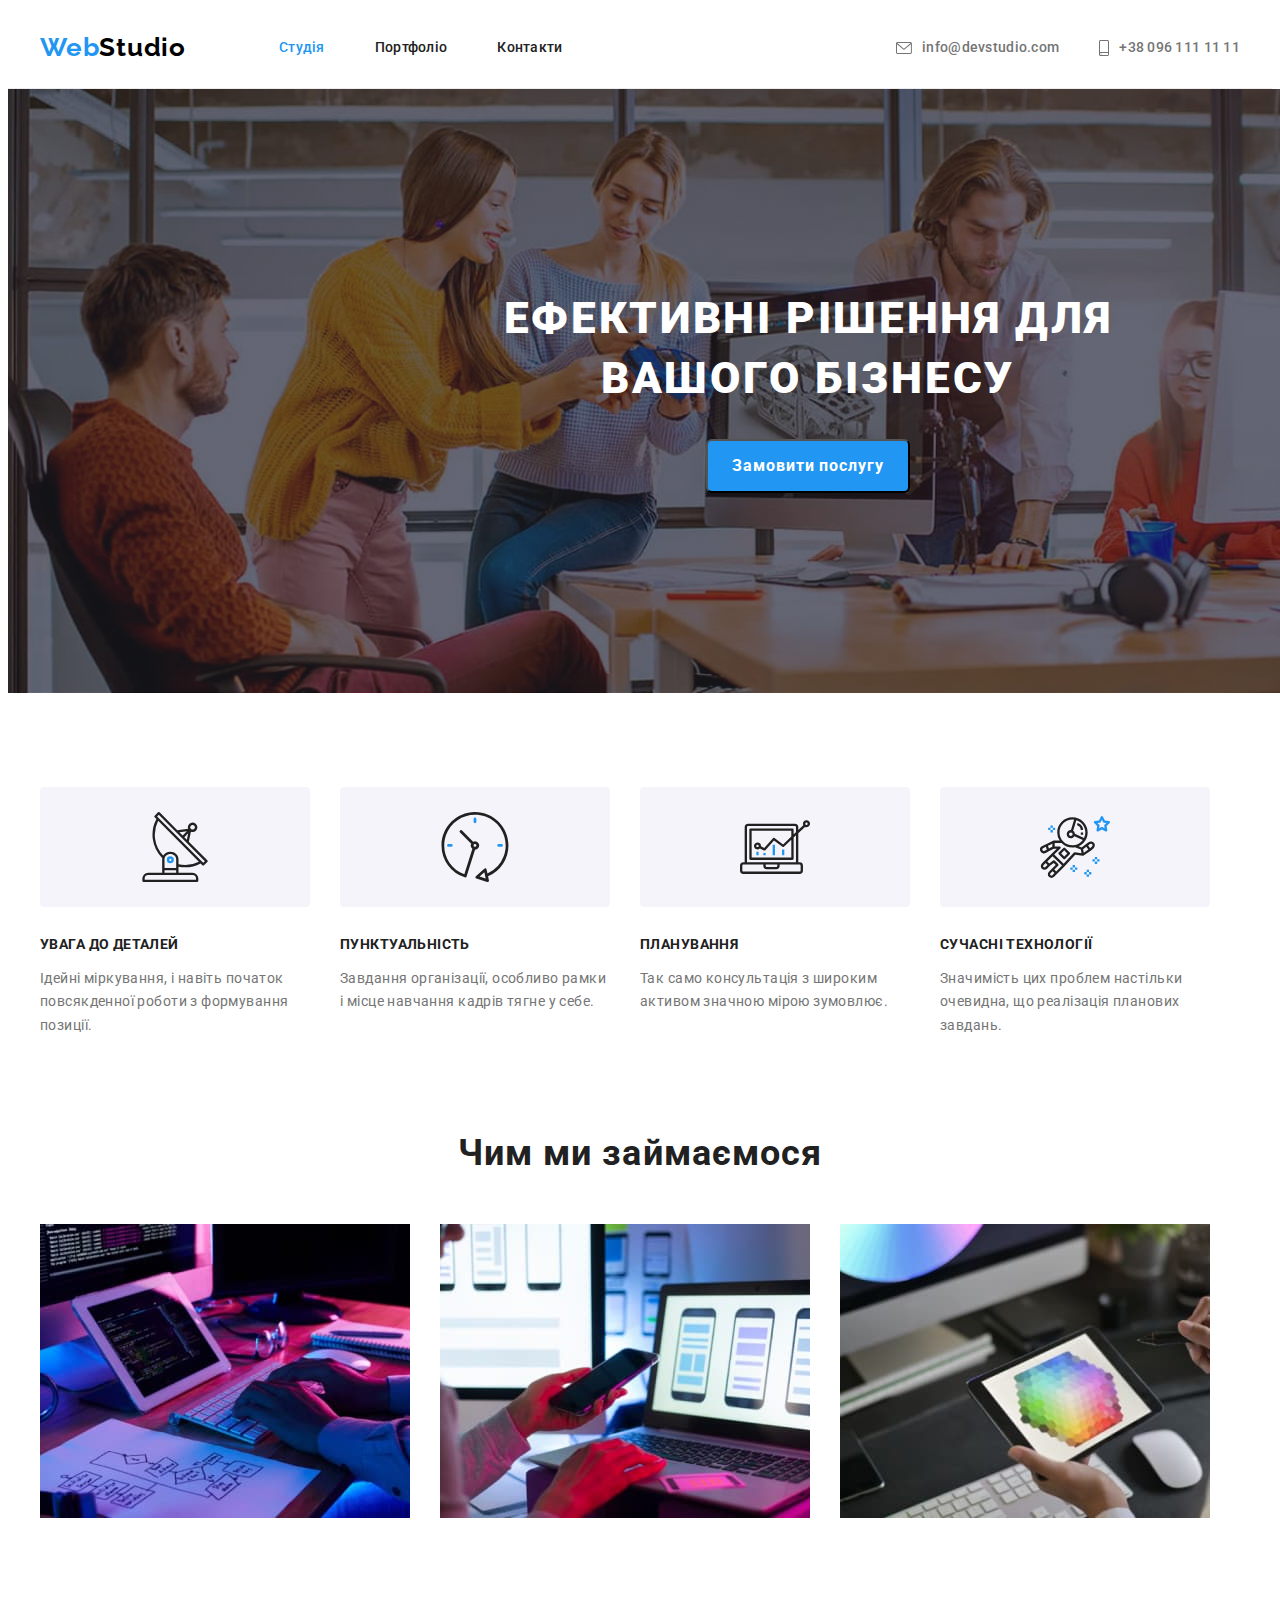
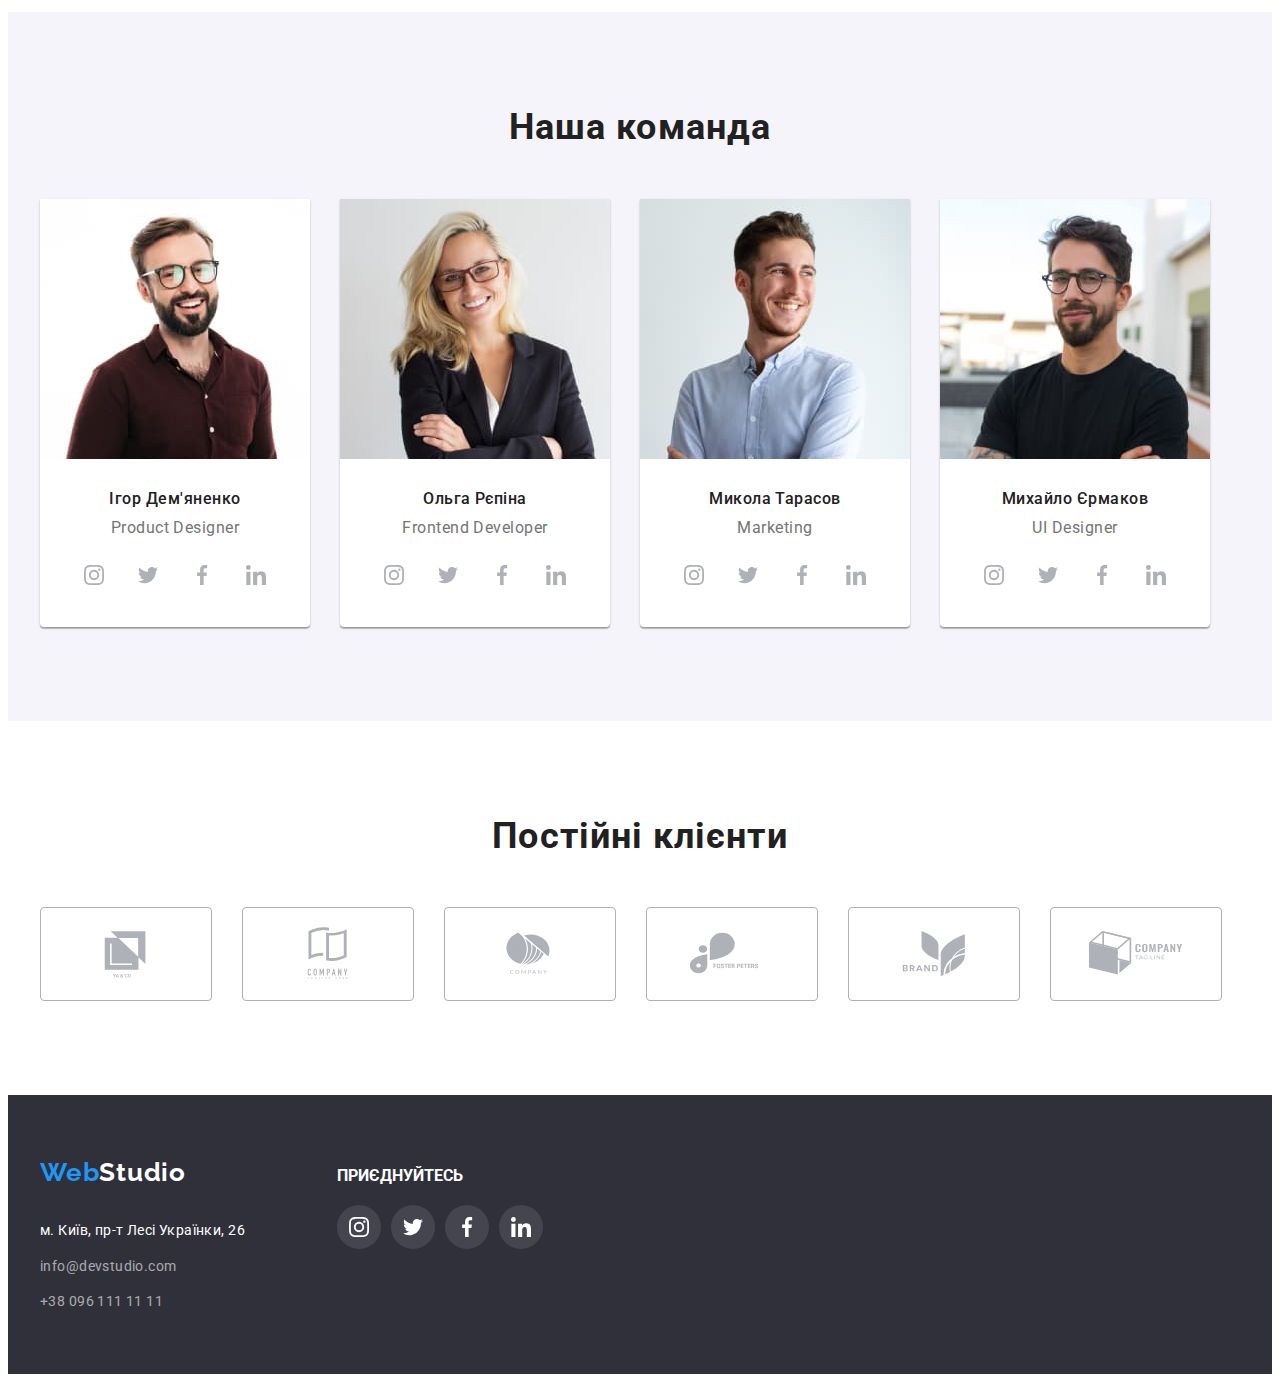
<file: index.html>
<!DOCTYPE html>
<html lang="uk">
<head>
    <meta charset="UTF-8">
    <meta name="viewport" content="width=device-width, initial-scale=1.0">
    <title>Document</title>
    <link rel="preconnect" href="https://fonts.googleapis.com">
    <link rel="preconnect" href="https://fonts.gstatic.com" crossorigin>
    <link href="https://fonts.googleapis.com/css2?family=Raleway:wght@700&family=Roboto:wght@400;500;700;900&display=swap" rel="stylesheet">
    <link rel="stylesheet" href="https://cdnjs.cloudflare.com/ajax/libs/modern-normalize/2.0.0/modern-normalize.min.css" integrity="sha512-4xo8blKMVCiXpTaLzQSLSw3KFOVPWhm/TRtuPVc4WG6kUgjH6J03IBuG7JZPkcWMxJ5huwaBpOpnwYElP/m6wg==" crossorigin="anonymous" referrerpolicy="no-referrer"/>
    <link rel="stylesheet" href="./css/styles.css">
</head>
<body>
<!--Header-->
    <header class="header">
        <div class="container header-flex">
            <a class="logo link" href="./index.html">Web<span class="header-logo">Studio</span></a>
        <nav class="nav">
            <ul class="nav-list list">
                <li class="header-item"><a class="nav-link link current" href="./index.html">Студія</a></li>
                <li class="header-item"><a class="nav-link link" href="./portfolio.html">Портфоліо</a></li>
                <li class="header-item"><a class="nav-link link" href="">Контакти</a></li>
            </ul>
        </nav>
        <ul class="contacts-list list">
            <li class="contacts-item"><a class="contacts-link link" href="mailto:info@devstudio.com"><svg class="icon-envelope" width="16" height="12"><use href="./images/icons.svg#icon-envelope"></use></svg>info@devstudio.com</a></li>
            <li class="contacts-item"><a class="contacts-link link" href="tel:+380961111111"><svg class="icon-smartphone" width="10" height="16"><use href="./images/icons.svg#icon-smartphone"></use></svg>+38 096 111 11 11</a></li>
        </ul>
        </div>
    </header>
    <main class="main">
<!--Hero-->
        <section class="hero">
            <div class="container">
            <h1 class="hero-title">ЕФЕКТИВНІ РІШЕННЯ ДЛЯ ВАШОГО БІЗНЕСУ</h1>
            <button class="hero-btn" type="button">Замовити послугу</button>
            </div>
        </section>
<!--Features-->
        <section class="features section">
            <div class="container">
                <h2 class="features-title visually-hidden">ПЕРЕВАГИ</h2>
                <ul class="features-list list features-flex">
                    <li class="features-item">
                        <div class="features-thumb">
                            <svg class="features-icons" width="70" height="70">
                                <use href="./images/icons.svg#icon-antenna"></use>
                            </svg>
                        </div>
                        <h3 class="features-item-title">УВАГА ДО ДЕТАЛЕЙ</h3>
                        <p class="features-item-description">Ідейні міркування, і навіть початок повсякденної роботи з формування позиції.</p>
                    </li>
                    <li class="features-item">
                        <div class="features-thumb">
                            <svg class="features-icons" width="70" height="70">
                                <use href="./images/icons.svg#icon-clock"></use>
                            </svg>
                        </div>
                        <h3 class="features-item-title">ПУНКТУАЛЬНІСТЬ</h3>
                        <p class="features-item-description">Завдання організації, особливо рамки і місце навчання кадрів тягне у себе.</p>
                    </li>
                    <li class="features-item">
                        <div class="features-thumb">
                            <svg class="features-icons" width="70" height="70">
                                <use href="./images/icons.svg#icon-diagram"></use>
                            </svg>
                        </div>
                        <h3 class="features-item-title">ПЛАНУВАННЯ</h3>
                        <p class="features-item-description">Так само консультація з широким активом значною мірою зумовлює.</p>
                    </li>
                    <li class="features-item">
                        <div class="features-thumb">
                            <svg class="features-icons" width="70" height="70">
                                <use href="./images/icons.svg#icon-astronaut"></use>
                            </svg>
                        </div>
                        <h3 class="features-item-title">СУЧАСНІ ТЕХНОЛОГІЇ</h3>
                        <p class="features-item-description">Значимість цих проблем настільки очевидна, що реалізація планових завдань.</p>
                    </li>
                </ul>
            </div>
        </section>
<!--Ourwork-->
        <section class="ourwork">
            <div class="container">
            <h2 class="ourwork-title">Чим ми займаємося</h2>
            <ul class="ourwork-list list">
                <li class="ourwork-item"><img class="ourwork-img" src="./images/box-1.jpg" alt="розробка сайтів" width="370" height="294"></li>
                <li class="ourwork-item"><img class="ourwork-img" src="./images/box-2.jpg" alt="розробка додатків" width="370" height="294"></li>
                <li class="ourwork-item"><img class="ourwork-img" src="./images/box-3.jpg" alt="послуги дизайнера" width="370" height="294"></li>
            </ul>
            </div>
        </section>
<!--Team-->
        <section class="team section">
            <div class="container">
            <h2 class="team-title">Наша команда</h2>
            <ul class="team-list list team-flex">
                <li class="team-item">
                    <img class="team-img" src="images/spec-1.jpg" alt="Product Designer" width="270" height="260">
                    <div class="team-discription">
                        <h3 class="specialist">Ігор Дем'яненко</h3>
                        <p class="position">Product Designer</p>
                            <ul class="team-icon-list list">
                                <li class="team-icon-item">
                                    <a class="team-icon-link" href="">
                                        <svg class="icon-team" width="20" height="20">
                                            <use href="./images/icons.svg#icon-instagram"></use>
                                        </svg>
                                    </a>
                                </li>
                                <li class="team-icon-item">
                                    <a class="team-icon-link" href="">
                                        <svg class="icon-team" width="20" height="20">
                                            <use href="./images/icons.svg#icon-twitter"></use>
                                        </svg>
                                    </a>
                                </li>
                                <li class="team-icon-item">
                                    <a class="team-icon-link" href="">
                                        <svg class="icon-team" width="20" height="20">
                                            <use href="./images/icons.svg#icon-facebook"></use>
                                        </svg>
                                    </a>
                                </li>
                                <li class="team-icon-item">
                                    <a class="team-icon-link" href="">
                                        <svg class="icon-team" width="20" height="20">
                                            <use href="./images/icons.svg#icon-linkedin"></use>
                                        </svg>
                                    </a>
                                </li>
                            </ul>
                    </div>
                </li>
                <li class="team-item">
                    <img class="team-img" src="images/spec-2.jpg" alt="Frontend Developer" width="270" height="260">
                    <div class="team-discription">
                        <h3 class="specialist">Ольга Рєпіна</h3>
                        <p class="position">Frontend Developer</p>
                            <ul class="team-icon-list list">
                                <li class="team-icon-item">
                                    <a class="team-icon-link" href="">
                                        <svg class="icon-team" width="20" height="20">
                                            <use href="./images/icons.svg#icon-instagram"></use>
                                        </svg>
                                    </a>
                                </li>
                                <li class="team-icon-item">
                                    <a class="team-icon-link" href="">
                                        <svg class="icon-team" width="20" height="20">
                                            <use href="./images/icons.svg#icon-twitter"></use>
                                        </svg>
                                    </a>
                                </li>
                                <li class="team-icon-item">
                                    <a class="team-icon-link" href="">
                                        <svg class="icon-team" width="20" height="20">
                                            <use href="./images/icons.svg#icon-facebook"></use>
                                        </svg>
                                    </a>
                                </li>
                                <li class="team-icon-item">
                                    <a class="team-icon-link" href="">
                                        <svg class="icon-team" width="20" height="20">
                                            <use href="./images/icons.svg#icon-linkedin"></use>
                                        </svg>
                                    </a>
                                </li>
                            </ul>                     
                    </div>
                </li>
                <li class="team-item">
                    <img class="team-img" src="images/spec-3.jpg" alt="Marketing" width="270" height="260">
                    <div class="team-discription">
                        <h3 class="specialist">Микола Тарасов</h3>
                        <p class="position">Marketing</p>
                            <ul class="team-icon-list list">
                                <li class="team-icon-item">
                                    <a class="team-icon-link" href="">
                                        <svg class="icon-team" width="20" height="20">
                                            <use href="./images/icons.svg#icon-instagram"></use>
                                        </svg>
                                    </a>
                                </li>
                                <li class="team-icon-item">
                                    <a class="team-icon-link" href="">
                                        <svg class="icon-team" width="20" height="20">
                                            <use href="./images/icons.svg#icon-twitter"></use>
                                        </svg>
                                    </a>
                                </li>
                                <li class="team-icon-item">
                                    <a class="team-icon-link" href="">
                                        <svg class="icon-team" width="20" height="20">
                                            <use href="./images/icons.svg#icon-facebook"></use>
                                        </svg>
                                    </a>
                                </li>
                                <li class="team-icon-item">
                                    <a class="team-icon-link" href="">
                                        <svg class="icon-team" width="20" height="20">
                                            <use href="./images/icons.svg#icon-linkedin"></use>
                                        </svg>
                                    </a>
                                </li>
                            </ul>
                    </div>
                </li>
                <li class="team-item">
                    <img class="team-img" src="images/spec-4.jpg" alt="UI Designer" width="270" height="260">
                    <div class="team-discription">
                        <h3 class="specialist">Михайло Єрмаков</h3>
                        <p class="position">UI Designer</p>
                        <ul class="team-icon-list list">
                            <li class="team-icon-item">
                                <a class="team-icon-link" href="">
                                    <svg class="icon-team" width="20" height="20">
                                        <use href="./images/icons.svg#icon-instagram"></use>
                                    </svg>
                                </a>
                            </li>
                             <li class="team-icon-item">
                                 <a class="team-icon-link" href="">
                                     <svg class="icon-team" width="20" height="20">
                                        <use href="./images/icons.svg#icon-twitter"></use>
                                    </svg>
                                  </a>
                              </li>
                              <li class="team-icon-item">
                                  <a class="team-icon-link" href="">
                                      <svg class="icon-team" width="20" height="20">
                                         <use href="./images/icons.svg#icon-facebook"></use>
                                      </svg>
                                  </a>
                               </li>
                              <li class="team-icon-item">
                                  <a class="team-icon-link" href="">
                                    <svg class="icon-team" width="20" height="20">
                                           <use href="./images/icons.svg#icon-linkedin"></use>
                                    </svg>
                                </a>
                            </li>
                       </ul>
                    </div>
                </li>
            </ul>
            </div>
        </section>
<!--Clients-->
        <section class="clients section">
            <div class="container">
                <h2 class="clients-title">Постійні клієнти</h2>
                <ul class="clients-list list clients-flex">
                    <li class="clients-item">
                        <a class="clients-link" href="#">
                            <svg class="icon-clients logo-1" width="106" height="60">
                                <use href="./images/icons.svg#icon-Logo-1"></use>
                            </svg>
                        </a>
                    </li>
                    <li class="clients-item">
                        <a class="clients-link" href="#">
                            <svg class="icon-clients logo-2" width="106" height="60">
                                <use href="./images/icons.svg#icon-Logo-2"></use>
                            </svg>
                        </a>
                    </li>
                    <li class="clients-item">
                        <a class="clients-link" href="#">
                            <svg class="icon-clients logo-3" width="106" height="60">
                                <use href="./images/icons.svg#icon-Logo-3"></use>
                            </svg>
                        </a>
                    </li>
                    <li class="clients-item">
                        <a class="clients-link" href="#">
                            <svg class="icon-clients  logo-4" width="106" height="60">
                                <use href="./images/icons.svg#icon-Logo-4"></use>
                            </svg>
                        </a>
                    </li>
                    <li class="clients-item">
                        <a class="clients-link" href="#">
                            <svg class="icon-clients logo-5" width="106" height="60">
                                <use href="./images/icons.svg#icon-Logo-5"></use>
                            </svg>
                        </a>
                    </li>
                    <li class="clients-item">
                        <a class="clients-link" href="#">
                            <svg class="icon-clients logo-6" width="106" height="60">
                                <use href="./images/icons.svg#icon-Logo-6"></use>
                            </svg>
                        </a>
                    </li>
                    <li>
                </ul>
            </div>
        </section>
    </main>
<!--Footer-->
    <footer class="footer">
        <div class="container footer-flex">
            <div>
                <a class="logo link" href="./index.html">Web<span class="footer-logo">Studio</span></a>
                <address class="address">
                    <ul class="address-list list">
                        <li class="address-item"><a class="address-link link white" href="https://maps.app.goo.gl/v4ypFMoWeBiSKtRn6" target="_blank"  rel="noreferrer noopener">м. Київ, пр-т Лесі Українки, 26</a></li>
                        <li class="address-item"><a class="address-link link" href="mailto:info@devstudio.com">info@devstudio.com</a></li>
                        <li class="address-item"><a class="address-link link" href="tel:+380961111111">+38 096 111 11 11</a></li>
                    </ul>
                </address>
            </div>
            <div class="footer-socials">
                <h3 class="footer-socials-title">приєднуйтесь</h3>
                <ul class="footer-socials-list list">
                    <li class="footer-socials-item">
                        <a class="footer-socials-link" href="#">
                            <svg class="icon-footer-socials" width="20" height="20">
                                <use href="./images/icons.svg#icon-instagram"></use>
                            </svg>
                        </a>
                    </li>
                    <li class="footer-socials-item">
                        <a class="footer-socials-link" href="#">
                            <svg class="icon-footer-socials" width="20" height="20">
                                <use href="./images/icons.svg#icon-twitter"></use>
                            </svg>
                        </a>
                    </li>
                    <li class="footer-socials-item">
                        <a class="footer-socials-link" href="#">
                            <svg class="icon-footer-socials" width="20" height="20">
                                <use href="./images/icons.svg#icon-facebook"></use>
                            </svg>
                        </a>
                    </li>
                    <li class="footer-socials-item">
                       <a class="footer-socials-link" href="#">
                            <svg class="icon-footer-socials" width="20" height="20">
                                <use href="./images/icons.svg#icon-linkedin"></use>
                            </svg>
                        </a>
                    </li>
                </ul>
            </div>
        </div>
    </footer>
</body>
</html
</file>
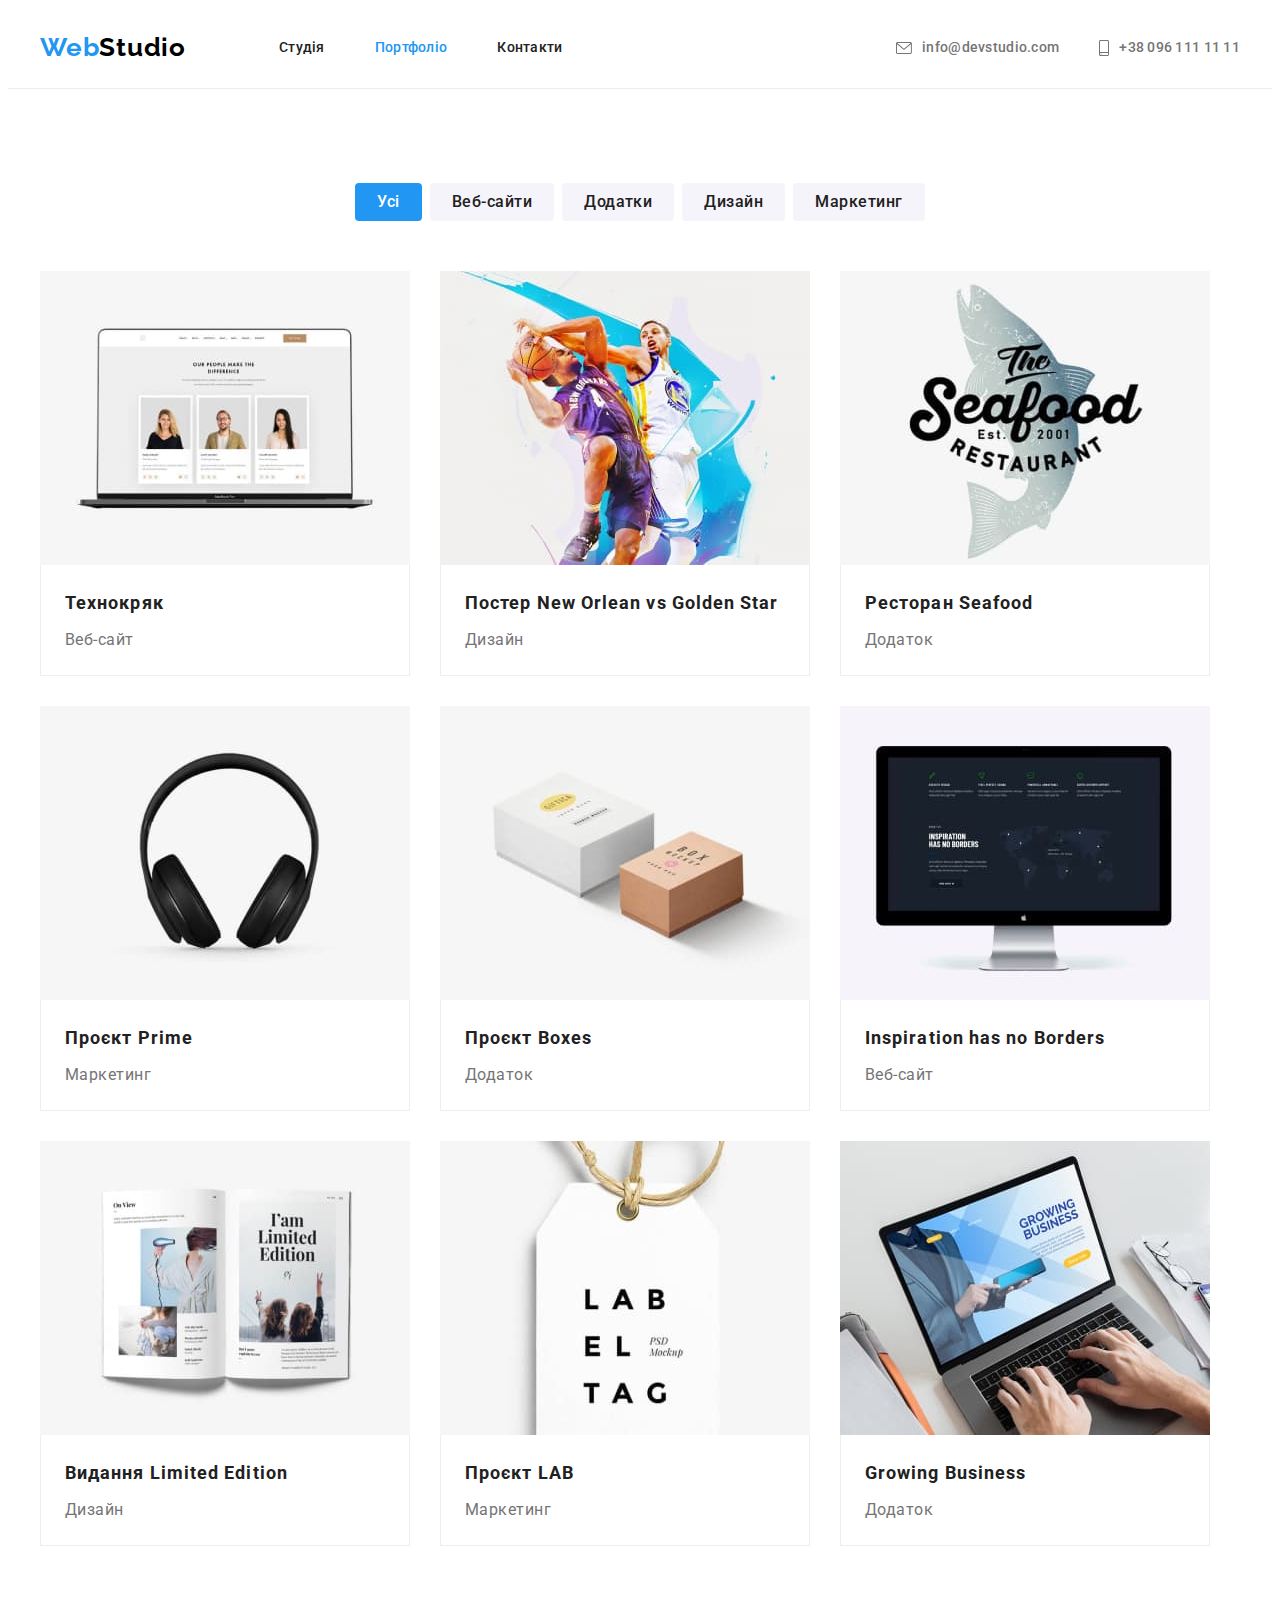
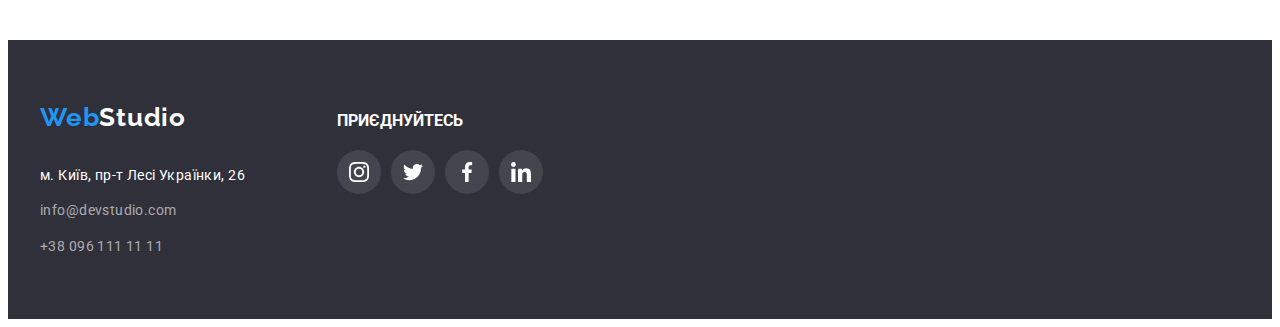
<file: portfolio.html>
<!DOCTYPE html>
<html lang="uk">
<head>
    <meta charset="UTF-8">
    <meta name="viewport" content="width=device-width, initial-scale=1.0">
    <title>Document</title>
    <link rel="preconnect" href="https://fonts.googleapis.com">
    <link rel="preconnect" href="https://fonts.gstatic.com" crossorigin>
    <link href="https://fonts.googleapis.com/css2?family=Raleway:wght@700&family=Roboto:wght@400;500;700;900&display=swap" rel="stylesheet">
    <link rel="stylesheet" href="https://cdnjs.cloudflare.com/ajax/libs/modern-normalize/2.0.0/modern-normalize.min.css" integrity="sha512-4xo8blKMVCiXpTaLzQSLSw3KFOVPWhm/TRtuPVc4WG6kUgjH6J03IBuG7JZPkcWMxJ5huwaBpOpnwYElP/m6wg==" crossorigin="anonymous" referrerpolicy="no-referrer"/>
    <link rel="stylesheet" href="./css/styles.css">
</head>
<body>
<!--Header-->
<header class="header">
    <div class="container header-flex">
        <a class="logo link" href="./index.html">Web<span class="header-logo">Studio</span></a>
    <nav class="nav">
        <ul class="nav-list list">
            <li class="header-item"><a class="nav-link link" href="./index.html">Студія</a></li>
            <li class="header-item"><a class="nav-link link current" href="./portfolio.html">Портфоліо</a></li>
            <li class="header-item"><a class="nav-link link" href="">Контакти</a></li>
        </ul>
    </nav>
    <ul class="contacts-list list">
        <li class="contacts-item"><a class="contacts-link link" href="mailto:info@devstudio.com"><svg class="icon-envelope" width="16" height="12"><use href="./images/icons.svg#icon-envelope"></use></svg>info@devstudio.com</a></li>
        <li class="contacts-item"><a class="contacts-link link" href="tel:+380961111111"><svg class="icon-smartphone" width="10" height="16"><use href="./images/icons.svg#icon-smartphone"></use></svg>+38 096 111 11 11</a></li>
    </ul>
    </div>
</header>
    <main class="main">
        <section class="portfolio section">
           <div class="container">
            <h2 class="portfolio-title visually-hidden">ПОРТФОЛІО</h2>
            <ul class="portfolio-list list">
                <li class="portfolio-item"><button class="portfolio-btn active" type="button">Усі</button></li>
                <li class="portfolio-item"><button class="portfolio-btn" type="button">Веб-сайти</button></li>
                <li class="portfolio-item"><button class="portfolio-btn" type="button">Додатки</button></li>
                <li class="portfolio-item"><button class="portfolio-btn" type="button">Дизайн</button></li>
                <li class="portfolio-item"><button class="portfolio-btn" type="button">Маркетинг</button></li>
            </ul>
            <ul class="projects-list list">
                <li class="project-item">
                    <a class="project-link link" href="">
                        <img class="portfolio-img" src="images/project-1.jpg" alt="Веб-сайт" width="370" height="294">
                        <div class="project-discription">
                            <h3 class="project-title">Технокряк</h3>
                            <p class="product">Веб-сайт</p>
                        </div>
                    </a>
                </li>
                <li class="project-item">
                    <a class="project-link link" href="">
                        <img class="portfolio-img" src="images/project-2.jpg" alt="Дизайн" width="370" height="294">
                        <div class="project-discription">
                            <h3 class="project-title">Постер New Orlean vs Golden Star</h3>
                            <p class="product">Дизайн</p>
                        </div>
                    </a>
                </li>
                <li class="project-item">
                    <a class="project-link link" href="">
                        <img class="portfolio-img" src="images/project-3.jpg" alt="Додаток" width="370" height="294">
                        <div class="project-discription">
                            <h3 class="project-title">Ресторан Seafood</h3>
                            <p class="product">Додаток</p>
                        </div>
                    </a>
                </li>
                <li class="project-item">
                    <a class="project-link link" href="">
                        <img class="portfolio-img" src="images/project-4.jpg" alt="Маркетинг" width="370" height="294">
                        <div class="project-discription">
                            <h3 class="project-title">Проєкт Prime</h3>
                            <p class="product">Маркетинг</p>
                        </div>
                    </a>
                </li>
                <li class="project-item">
                    <a class="project-link link" href="">
                        <img class="portfolio-img" src="images/project-5.jpg" alt="Додаток" width="370" height="294">
                        <div class="project-discription">
                            <h3 class="project-title">Проєкт Boxes</h3>
                            <p class="product">Додаток</p>
                        </div>
                    </a>
                </li>
                <li class="project-item">
                    <a class="project-link link" href="">
                        <img class="portfolio-img" src="images/project-6.jpg" alt="Веб-сайт" width="370" height="294">
                        <div class="project-discription">
                            <h3 class="project-title">Inspiration has no Borders</h3>
                            <p class="product">Веб-сайт</p>
                        </div>
                    </a>
                </li>
                <li class="project-item">
                    <a class="project-link link" href="">
                        <img class="portfolio-img" src="images/project-7.jpg" alt="Дизайн" width="370" height="294">
                        <div class="project-discription">
                            <h3 class="project-title">Видання Limited Edition</h3>
                            <p class="product">Дизайн</p>
                        </div>
                    </a>
                </li>
                <li class="project-item">
                    <a class="project-link link" href="">
                        <img class="portfolio-img" src="images/project-8.jpg" alt="Маркетинг" width="370" height="294">
                        <div class="project-discription">
                            <h3 class="project-title">Проєкт LAB</h3>
                            <p class="product">Маркетинг</p>
                        </div>
                    </a>
                </li>
                <li class="project-item">
                    <a class="project-link link" href="">
                        <img class="portfolio-img" src="images/project-9.jpg" alt="Додаток" width="370" height="294">
                        <div class="project-discription">
                            <h3 class="project-title">Growing Business</h3>
                            <p class="product">Додаток</p>
                        </div>
                    </a>
                </li>
            </ul>
           </div>
        </section>
    </main>
<!--Footer-->
<footer class="footer">
    <div class="container">
        <div class="footer-flex">
        <div>
            <a class="logo link" href="./index.html">Web<span class="footer-logo">Studio</span></a>
            <address class="address">
                <ul class="address-list list">
                    <li class="address-item"><a class="address-link link white" href="https://maps.app.goo.gl/v4ypFMoWeBiSKtRn6" target="_blank"  rel="noreferrer noopener">м. Київ, пр-т Лесі Українки, 26</a></li>
                    <li class="address-item"><a class="address-link link" href="mailto:info@devstudio.com">info@devstudio.com</a></li>
                    <li class="address-item"><a class="address-link link" href="tel:+380961111111">+38 096 111 11 11</a></li>
                </ul>
            </address>
        </div>
        <div class="footer-socials">
            <h3 class="footer-socials-title">приєднуйтесь</h3>
            <ul class="footer-socials-list list">
                <li class="footer-socials-item">
                    <a class="footer-socials-link" href="#">
                        <svg class="icon-footer-socials" width="20" height="20">
                            <use href="./images/icons.svg#icon-instagram"></use>
                        </svg>
                    </a>
                </li>
                <li class="footer-socials-item">
                    <a class="footer-socials-link" href="#">
                        <svg class="icon-footer-socials" width="20" height="20">
                            <use href="./images/icons.svg#icon-twitter"></use>
                        </svg>
                    </a>
                </li>
                <li class="footer-socials-item">
                    <a class="footer-socials-link" href="#">
                        <svg class="icon-footer-socials" width="20" height="20">
                            <use href="./images/icons.svg#icon-facebook"></use>
                        </svg>
                    </a>
                </li>
                <li class="footer-socials-item">
                   <a class="footer-socials-link" href="#">
                        <svg class="icon-footer-socials" width="20" height="20">
                            <use href="./images/icons.svg#icon-linkedin"></use>
                        </svg>
                    </a>
                </li>
            </ul>
        </div>
        </div>
    </div>
</footer>
</body>
</html
</file>
<file: css/styles.css>
:root {

    --main-font: 'Roboto', sans-serif;
    --secondary-font: 'Raleway', sans-serif;
    --first-title-color: #FFFFFF;
    --secondary-title-color: #212121;
    --text-color: #757575;
    --icon-color: #AFB1B8;
    --akcent-color: #2196F3;
    --white-color: #FFFFFF;
    --black-color:#000000;
    --dark-bg-color: #2F303A;
    --white-bg-color: #FFFFFF;
    --bg-color-item: #F5F4FA;
    --border-grey: #EEEEEE;
    --border-header: #ECECEC;
}

html {
    scroll-behavior: smooth;
}

body {
    font-family: var(--main-font);
}

.container {
    margin-left: auto;
    margin-right: auto;
    width: 1200px;
    padding-left: 15px;
    padding-right: 15px;
}

.section {
    padding: 94px 0;
}
.link {
    text-decoration: none;
    color: currentColor;
}

.list {
    padding: 0;
    margin: 0;
    list-style: none;
}

.header,
.features,
.ourwork {
    background-color: var(--white-bg-color);
}

.header {
    border-bottom: 1px solid var(--border-header);
}

.logo {
    color: var(--akcent-color);
    font-family: var(--secondary-font);
    font-size: 26px;
    font-weight: 700;
    line-height: 1.38;
    letter-spacing: 0.78px;
}

.logo:hover,
.logo:focus {
    
}

.header-logo {
    color: var(--black-color);
}

.nav {
    margin-left: 93px;
}

.nav-list {
    display: flex;
}

.header-item + .header-item {
    margin-left: 50px;
}

.header-item {

}

.header-item:hover {
    color: var(--akcent-color);
}

.nav-link {
    display: block;
    padding-top: 32px;
    padding-bottom: 32px;
    
    color: var(--secondary-title-color);
    font-size: 14px;
    font-weight: 500;
    line-height: 1.14;
    letter-spacing: 0.28px;
}

.nav-link:hover,
.nav-link:focus {
    color: var(--akcent-color);
}

.current {
    color: var(--akcent-color);
}

.contacts-list {
    display: flex;
    margin-left: auto;
}

.contacts-link {
    display: flex;
    align-items: center;
    padding-top: 32px;
    padding-bottom: 32px;
    
    color: var(--text-color);
    font-family: inherit;
    font-size: 14px;
    font-weight: 500;
    line-height: 1.14;
    letter-spacing: 0.28px;
}

.icon-envelope {
    /* width: 16px;
    height: 12px; */
    margin-right: 10px;
    fill: currentColor;
}

.icon-smartphone {
    /* width: 10px;
    height: 16px; */
    margin-right: 10px;
    fill:  currentColor;
}

.contacts-link:hover,
.contacts-link:focus {
    color: var(--akcent-color);
    hei: ;
}

.contacts-item + .contacts-item {
    margin-left: 40px;
}

.header-flex {
    display: flex;
    align-items: center;
}

.hero {
    width: 1600px;
    margin-left: auto;
    margin-right: auto;
    background-color: #C4C4C4;
    background-image: linear-gradient(to right, rgba(47,48,58,0.4), rgba(47,48,58,0.4)), url(../images/bg-hero.jpg);
    background-repeat: no-repeat;
    background-position: center;
    background-size: cover;
    text-align: center;
    padding-top: 200px;
    padding-bottom: 200px;
}

.hero-title {
    margin: 0 auto;
    width: 700px;
    margin-bottom: 30px;
    color: var(--first-title-color);
    font-size: 44px;
    font-weight: 900;
    line-height: 1.36;
    letter-spacing: 2.64px;
    text-transform: uppercase;
}

.hero-btn {
    display: inline-block;
    color: var(--white-color);
    font-family: inherit;
    background-color: var(--akcent-color);
    font-size: 16px;
    font-weight: 700;
    line-height: 1.87;
    letter-spacing: 0.96px;
    border-radius: 6px;
    padding: 10px 24px;
    min-width: 200px;
    cursor: pointer;
}

.hero-btn:hover,
.hero-btn:focus {
    color: var(--akcent-color);
    background-color: var(--white-bg-color);
}

.features-flex {
    display: flex;
}

.visually-hidden {
    position: absolute;
    width: 1px;
    height: 1px;
    margin: -1px;
    border: 0;
    padding: 0;
    
    white-space: nowrap;
    clip-path: inset(100%);
    clip: rect(0 0 0 0);
    overflow: hidden;
  }

.features-item {
    width: 270px;
}

.features-thumb {
    display: flex;
    align-items: center;
    justify-content: center;
    height: 120px;
    background-color: var(--bg-color-item);
    border-radius: 4px;
    margin-bottom: 30px;
}

.features-icons {
    /* width: 70px;
    height: 70px; */
}

.features-item + .features-item {
    margin-left: 30px;
 }

.features-item-title {
    color: var(--secondary-title-color);
    margin-top: 0;
    margin-bottom: 100;
    font-size: 14px;
    font-style: normal;
    line-height: 1.14;
    letter-spacing: 0.42px;
    text-transform: uppercase;
}

.features-item-description {
    margin: 0;
    color: var(--text-color);
    font-size: 14px;
    font-weight: 400;
    line-height: 1.71;
    letter-spacing: 0.42px;
}

.ourwork {
    padding-bottom: 94px;
}

.ourwork-title {
    margin: 0;
    margin-bottom: 50px;
    color: var(--secondary-title-color);
    text-align: center;
    font-size: 36px;
    font-weight: 700;
    line-height: 1.17;
    letter-spacing: 1.08px;
}

.ourwork-list {
    display: flex;
}

.ourwork-img {
    display: block;
}

.ourwork-item + .ourwork-item {
    margin-left: 30px;
}

.team {
    background-color: var(--bg-color-item);
}

.team-flex {
    display: flex;
}

.team-item {
    background-color: var(--white-bg-color);
    border-radius: 0px 0px 4px 4px;
    box-shadow: 0px 2px 1px 0px rgba(0, 0, 0, 0.20), 0px 1px 1px 0px rgba(0, 0, 0, 0.14), 0px 1px 3px 0px rgba(0, 0, 0, 0.12);
}

.team-item + .team-item {
    margin-left: 30px;
}

.team-title {
    margin: 0;
    margin-bottom: 50px;
    color: var(--secondary-title-color);
    text-align: center;
    font-size: 36px;
    font-weight: 700;
    line-height: 1.17;
    letter-spacing: 1.08px;
}

.team-img {
    display: block;
}

.team-discription {
    padding-top: 30px;
    padding-bottom: 30px;
}

.specialist {
    margin-top: 0;
    margin-bottom: 10px;
    color: var(--secondary-title-color);
    text-align: center;
    font-size: 16px;
    font-weight: 500;
    line-height: 1.19;
    letter-spacing: 0.48px;
}

.position {
    margin: 0;
    margin-bottom: 16px;
    color: var(--text-color);
    text-align: center;
    font-size: 16px;
    font-weight: 400;
    line-height: 1.19;
    letter-spacing: 0.48px;
}

.team-icon-list {
    display: flex;
    justify-content: center;
    gap: 10px;
    margin-left: auto;
    margin-right: auto;
}

/* .team-icon-item {
    margin-left: 10px;
}

.team-icon-item:first-child {
    margin-left: 0;
} */

.team-icon-link {
    display: flex;
    align-items: center;
    justify-content: center;
    width: 44px;
    height: 44px;
    color: var(--icon-color);
}

.icon-team {
    /* width: 20px;
    height: 20px; */
    fill: currentColor;
}

.team-icon-link:hover,
.team-icon-link:focus {
    background-color: var(--akcent-color);
    border-radius: 50%;
    color: var(--white-color);
}

.clients-title {
    margin: 0;
    margin-bottom: 50px;
    color: var(--secondary-title-color);
    text-align: center;
    font-size: 36px;
    font-weight: 700;
    line-height: 1.17;
    letter-spacing: 1.08px;
}

.clients-flex {
    display: flex;
    gap: 30px;
}

.clients-item {
}

.clients-link {
    display: flex;
    align-items: center;
    justify-content: center;
    height: 92px;
    width: 170px;
    color: var(--icon-color);
    border: 1px solid var(--icon-color);
    border-radius: 4px;
}

.clients-link:hover,
.clients-link:focus {
    color: var(--akcent-color);
    border: 1px solid var(--akcent-color);
}
.icon-clients {
    /* width: 106px;
    height: 60px; */
    fill: currentColor;
}

.footer {
    background-color: var(--dark-bg-color);
    padding-top: 60px;
    padding-bottom: 60px;
}

.footer-logo {
    color: var(--white-color);
}

.address {
    margin-top: 28px;
}

.address-link {
    color: rgba(255, 255, 255, 0.60);
    font-size: 14px;
    font-style: normal;
    line-height: 1.71;
    letter-spacing: 0.42px;
}

.address-item + .address-item {
    margin-top: 12px;
}

.white {
    color: var(--white-color);
}

.footer-flex {
    display: flex;
    align-items: baseline;
}

.footer-socials {
    margin-left: 92px;
}

.footer-socials-title {
    margin-top: 0;
    margin-bottom: 20px;
    font-family: var(--main-font);
    font-size: 16px;
    font-weight: 700;
    line-height: 1.2;
    font-style: normal;
    line-height: 1.14;
    text-transform: uppercase;
    color: var(--first-title-color);
}

.footer-socials-list {
    display: flex;
    justify-content: space-between;
    gap:10px;
    width: 206px;
}

.footer-socials-link {
    display: flex;
    align-items: center;
    justify-content: center;
    width: 44px;
    height: 44px;
    background-color: rgba(255, 255, 255, 0.1);
    border-radius: 50%;
    color: var(--first-title-color);
}

.footer-socials-link:hover,
.footer-socials-link:focus {
    background-color: var(--akcent-color);
}

.icon-footer-socials {
    /* width: 20px;
    height: 20px; */
    fill:currentColor;
}

.portfolio-btn {
    padding: 6px 22px;
    color: var(--secondary-title-color);
    background-color: var(--bg-color-item);
    text-align: center;
    font-family: Roboto;
    font-family: inherit;
    font-size: 16px;
    font-style: normal;
    font-weight: 500;
    line-height: 1.62;
    letter-spacing: 0.48px;
    cursor: pointer;
    border: none;
    border-radius: 4px;
}

.active {
    color: var(--white-color);
    background-color: var(--akcent-color);  
}

.portfolio-list {
    display: flex;
    justify-content: center;
    margin-bottom: 50px;
}

.portfolio-item + .portfolio-item {
    margin-left: 8px;
}

.portfolio-btn:hover,
.portfolio-btn:focus {
    color: var(--white-color);
    background-color: var(--akcent-color);
    box-shadow: 0px 3px 1px 0px rgba(0, 0, 0, 0.10), 0px 1px 2px 0px rgba(0, 0, 0, 0.08), 0px 2px 2px 0px rgba(0, 0, 0, 0.12);
}

.projects-list {
    display: flex;
    flex-wrap: wrap;
    gap: 30px;
}

.project-link {
    display: block;
}

.project-link:hover,
.project-link:focus {

    box-shadow: 0px 1px 1px 0px rgba(0, 0, 0, 0.12), 0px 4px 4px 0px rgba(0, 0, 0, 0.06), 1px 4px 6px 0px rgba(0, 0, 0, 0.16);
}

.portfolio-img {
    display: block;
    margin-top: 0;
}

.project-discription {
    padding: 20px 24px;
    border-right: 1px solid var(--border-grey);
    border-bottom: 1px solid var(--border-grey);
    border-left: 1px solid var(--border-grey);
}

.project-title {
    margin-top: 0;
    margin-bottom: 4px;
    color: var(--secondary-title-color);
    font-size: 18px;
    font-weight: 700;
    line-height: 2;
    letter-spacing: 1.08px;
}

.product {
    margin: 0;
    padding: 0;
    color: var(--text-color);
    font-size: 16px;
    font-weight: 400;
    line-height: 1.87;
    letter-spacing: 0.48px;
}
</file>
